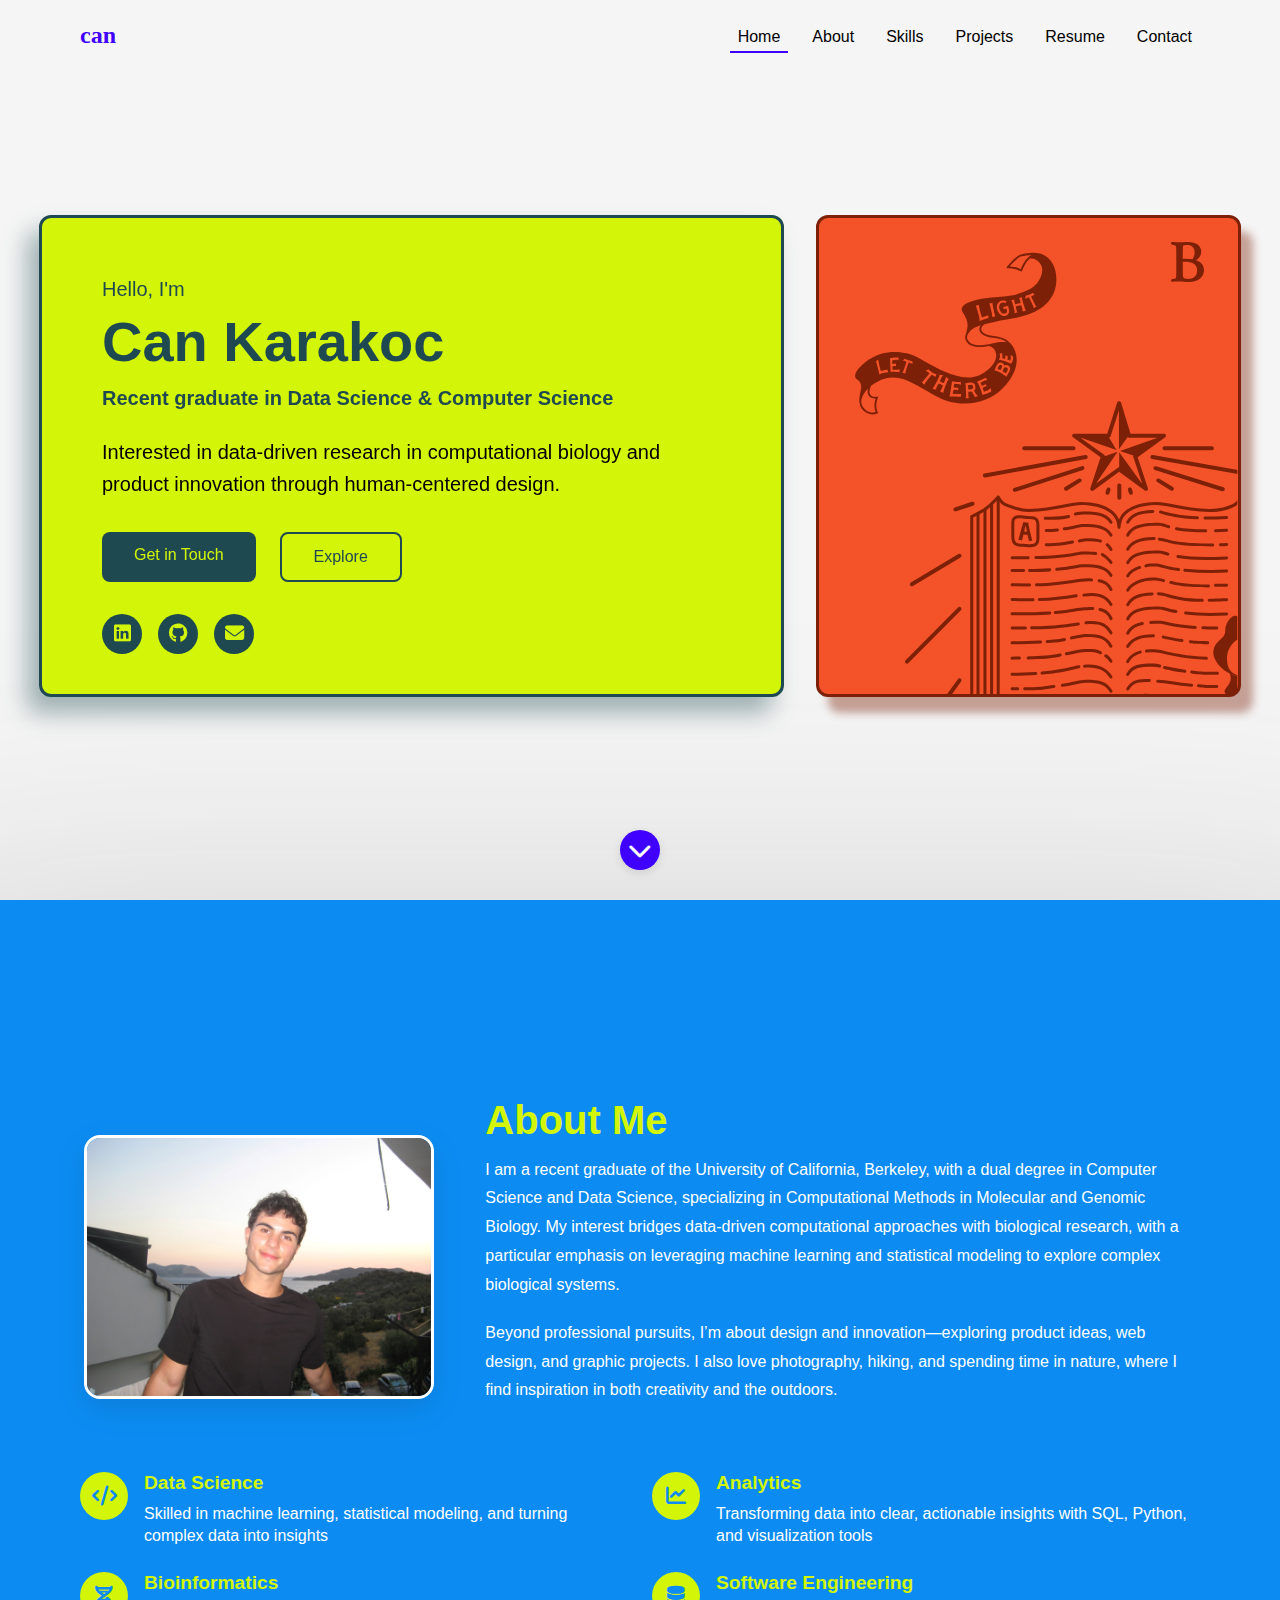
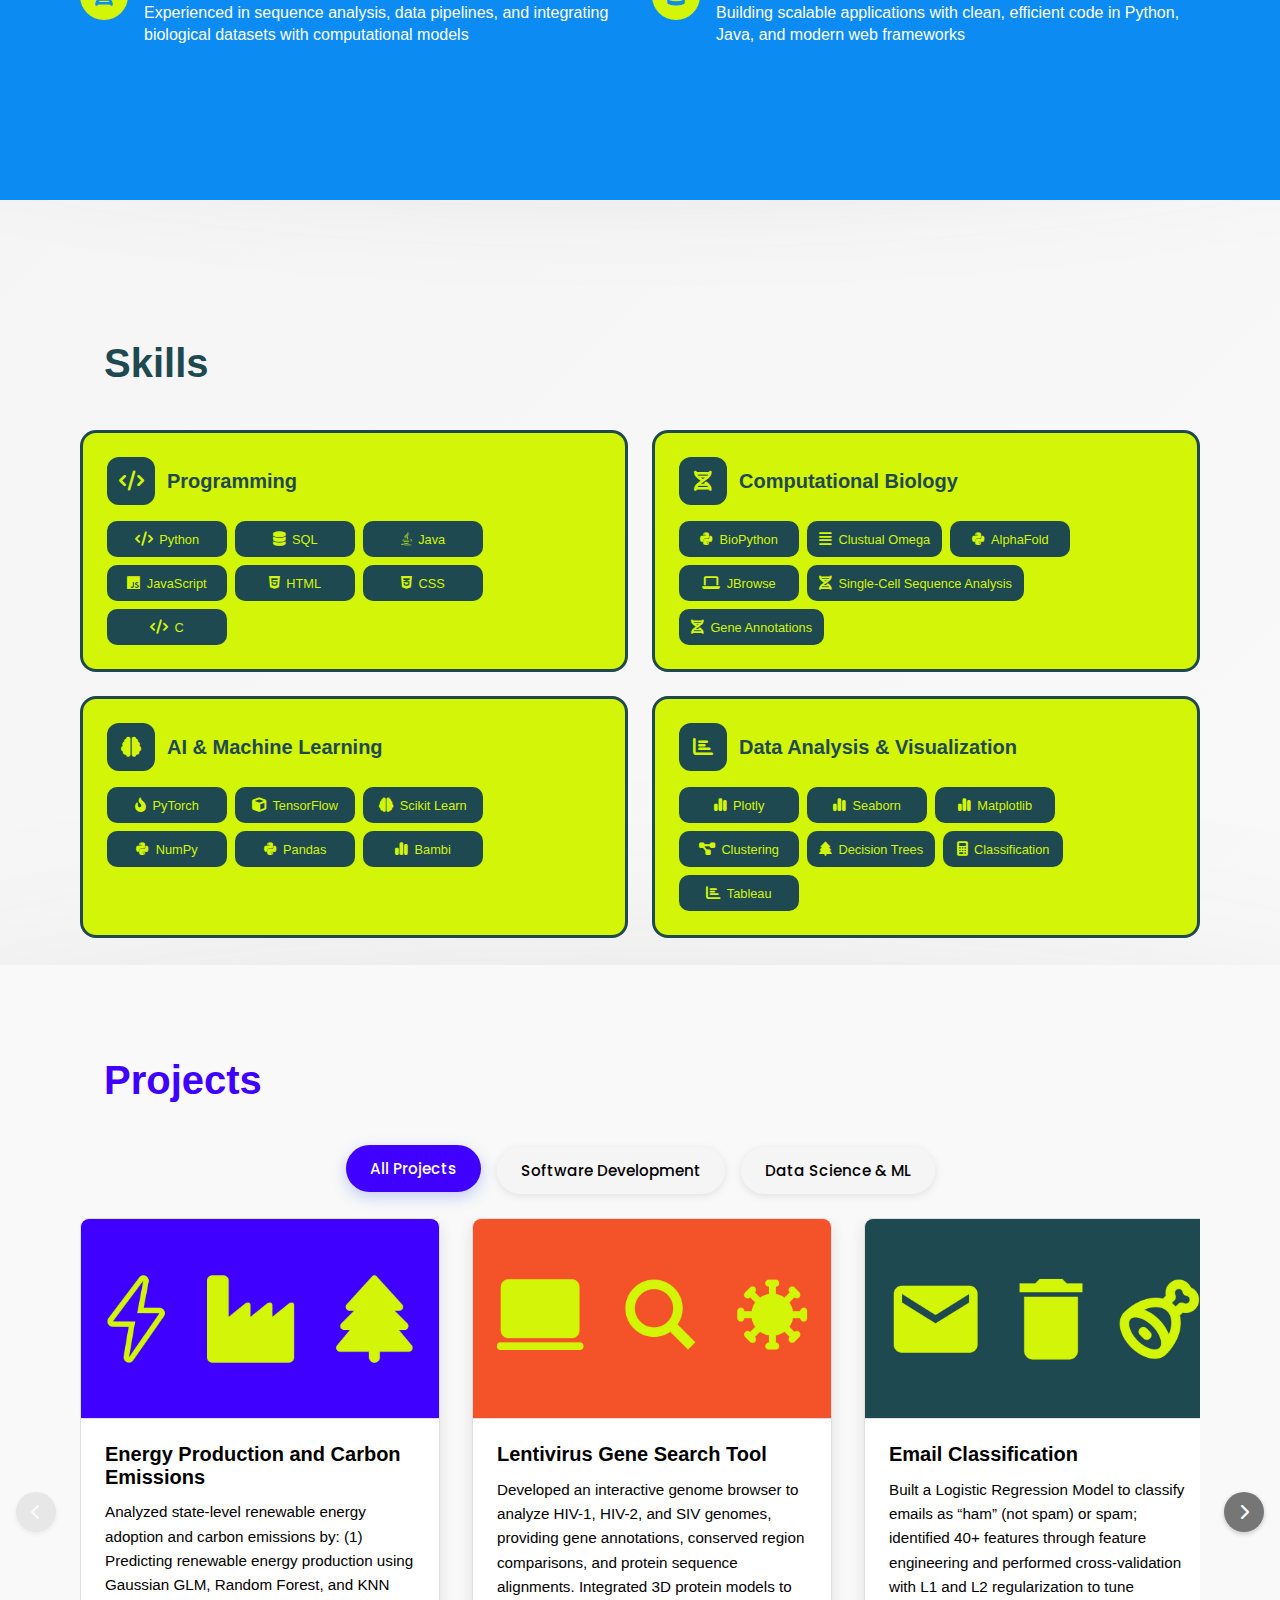
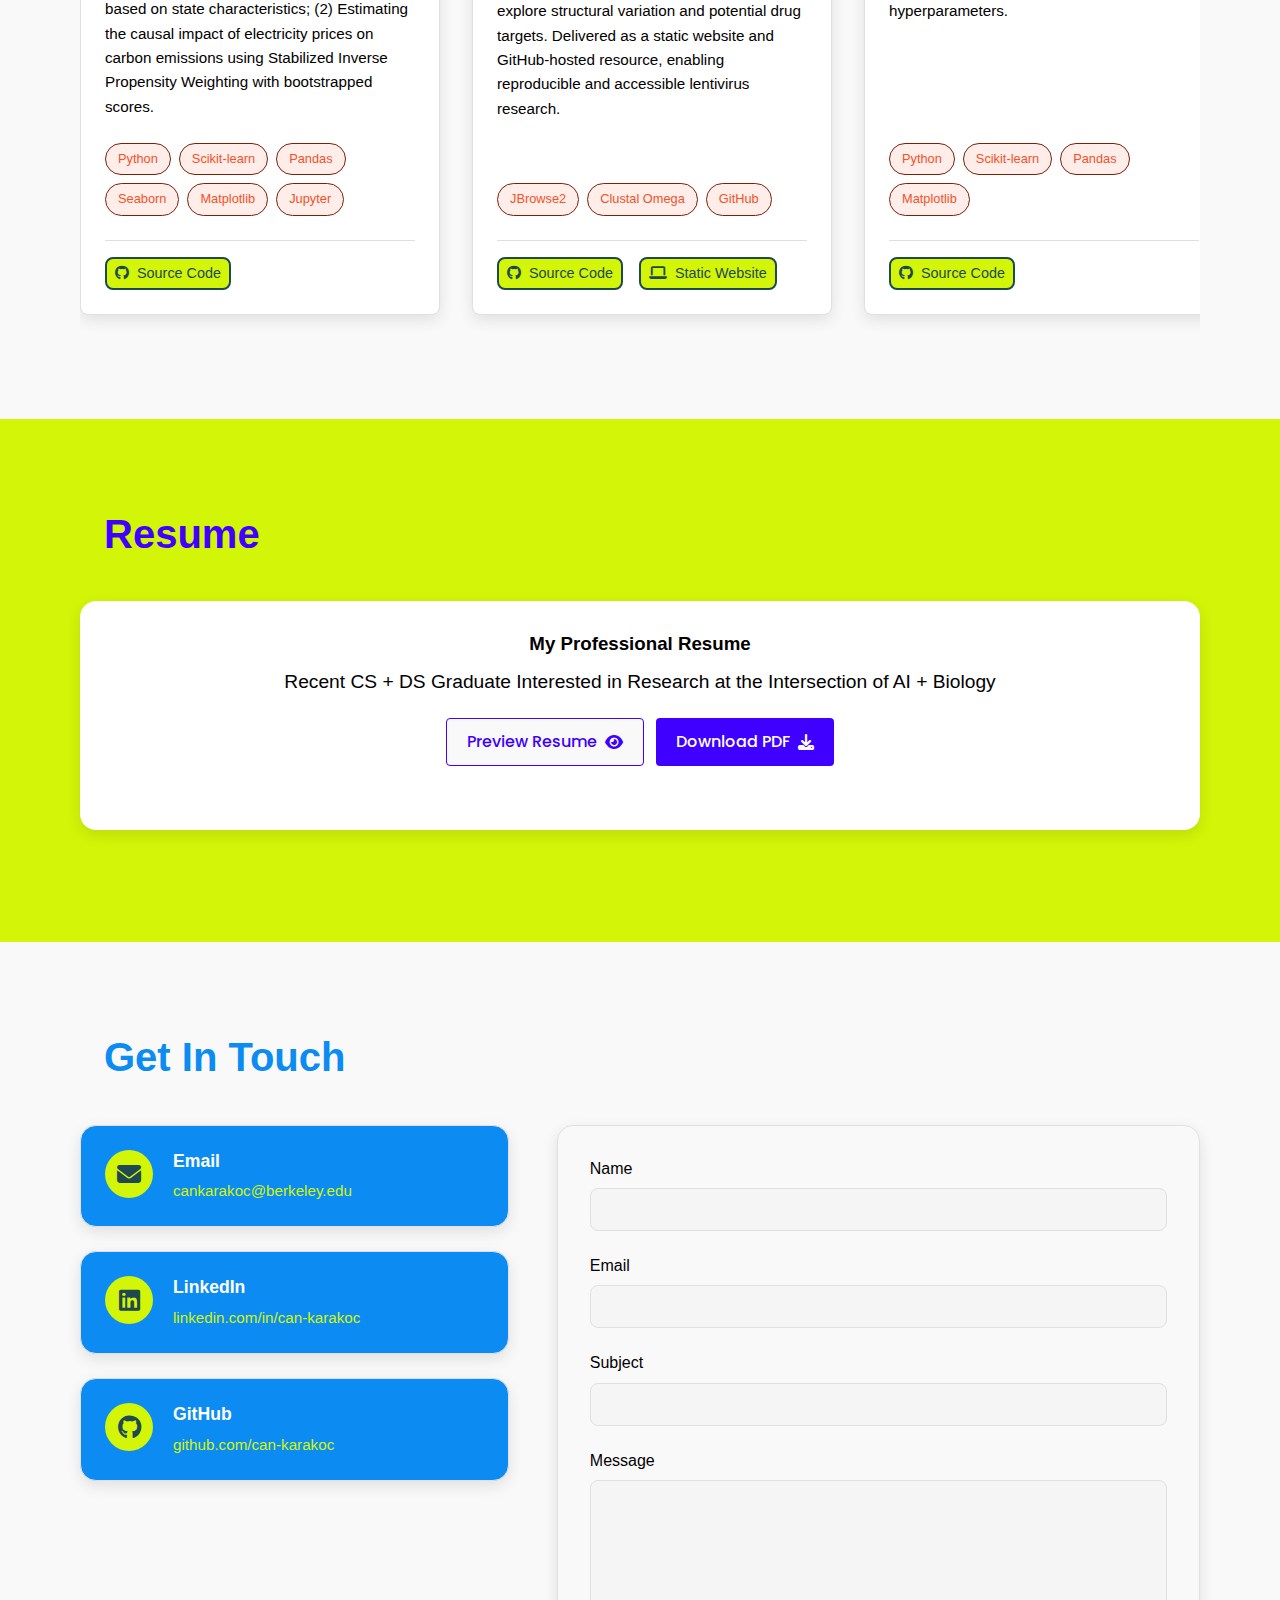
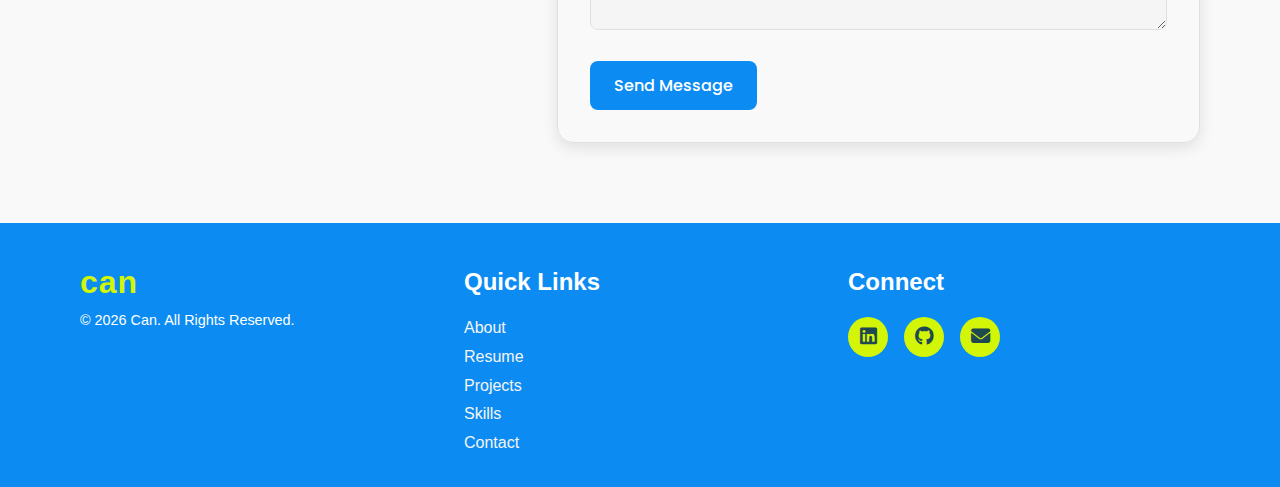
<file: index.html>
<!DOCTYPE html>
<html lang="en">
<head>
  <meta charset="UTF-8">
  <meta name="viewport" content="width=device-width, initial-scale=1.0">

  <title>Can's Portfolio</title>

  <!-- Google Site Verification -->
  <meta name="google-site-verification" content="MhUbOMJAT4CBVItV6pDs3y3pQHBoOwL25Ve1MaF1Kxg" />
  
  <!-- Meta Description for SEO -->
  <meta name="description" content="Explore Aravinth's portfolio featuring software development, data science, and machine learning projects. Discover real-world applications, skills, and achievements in SDE and AI.">

  <!-- Open Graph Tags for Social Sharing -->
  <meta property="og:title" content="Aravinth's Portfolio | SDE & Data Science">
  <meta property="og:description" content="Portfolio showcasing work in software development, data science, and AI.">
  <meta property="og:image" content="https://aravinthvr.github.io/portfolio/assets/images/preview.png"> <!-- Replace with actual preview image -->
  <meta property="og:url" content="https://aravinthvr.github.io/portfolio/">
  <meta property="og:type" content="website">

  <!-- Twitter Card Tags -->
  <meta name="twitter:card" content="summary_large_image">
  <meta name="twitter:title" content="Aravinth's Portfolio | SDE & Data Science">
  <meta name="twitter:description" content="Projects and experience in software engineering, data science, and AI.">
  <meta name="twitter:image" content="https://aravinthvr.github.io/portfolio/assets/preview.png"> <!-- Replace if needed -->

  <!-- Favicon -->
  <link rel="icon" href="assets/favicon.svg" type="image/svg+xml">

  <!-- CSS Files -->
  <link rel="stylesheet" href="css/common.css">
  <link rel="stylesheet" href="css/base.css">
  <link rel="stylesheet" href="css/components/header.css">
  <link rel="stylesheet" href="css/components/hero.css">
  <link rel="stylesheet" href="css/components/about.css">
  <link rel="stylesheet" href="css/components/resume.css">
  <link rel="stylesheet" href="css/components/projects.css">
  <link rel="stylesheet" href="css/components/skills.css">    
  <link rel="stylesheet" href="css/components/contact.css">
  <link rel="stylesheet" href="css/components/footer.css">
  <link rel="stylesheet" href="css/components/custom-icons.css">
  <link rel="stylesheet" href="css/components/modal.css">
  <link rel="stylesheet" href="css/responsive.css">

  <!-- Font Awesome -->
  <link rel="stylesheet" href="https://cdnjs.cloudflare.com/ajax/libs/font-awesome/6.4.0/css/all.min.css">

  <!-- Google Fonts -->
  <link href="https://fonts.googleapis.com/css2?family=Poppins:wght@300;400;500;600;700&family=Roboto:wght@300;400;500;700&display=swap" rel="stylesheet">
</head>
<!-- Google tag (gtag.js) -->
<script async src="https://www.googletagmanager.com/gtag/js?id=G-ZXDCRHZ84K"></script>
<script>
  window.dataLayer = window.dataLayer || [];
  function gtag(){dataLayer.push(arguments);}
  gtag('js', new Date());

  gtag('config', 'G-ZXDCRHZ84K');
</script>

<body class="light-theme">
    <!-- Component placeholders -->
    <div id="header"></div>
    <div id="hero"></div>
    <div id="about"></div>
    <div id="skills"></div>
    <div id="projects"></div>
    <div id="resume"></div>
    <div id="contact"></div>
    <div id="modalContainer"></div>
    <div id="footer"></div>

    <!-- JavaScript -->
    <script src="js/template-engine.js"></script>
    <script src="js/main.js"></script>    
    <script>
        // Wait for DOM content to be loaded
        document.addEventListener('DOMContentLoaded', async () => {
            // Load all components
            await Promise.all([
                templateEngine.insertComponent('#header', 'components/header.html'),
                templateEngine.insertComponent('#hero', 'components/hero.html'),
                templateEngine.insertComponent('#about', 'components/about.html'),
                templateEngine.insertComponent('#skills', 'components/skills.html'),
                templateEngine.insertComponent('#projects', 'components/projects.html'),
                templateEngine.insertComponent('#resume', 'components/resume.html'),
                templateEngine.insertComponent('#contact', 'components/contact.html'),
                templateEngine.insertComponent('#footer', 'components/footer.html'),
                templateEngine.insertComponent('#modalContainer', 'components/modal.html'),
            ]);

            // Initialize the site after components are loaded
            if (window.initSite) {
                window.initSite();
            }
        });
    </script>
</body>
</html>
</file>
<file: css/common.css>
/**
 * COMMON STYLES
 * 
 * This file contains common styles and components that are shared across multiple sections.
 * This helps avoid duplication and ensures consistency across the site.
 * 
 * Organization:
 * - Section headings
 * - Card styles
 * - Tag styles
 * - Animation keyframes
 * - Common utilities
 */

/* Section Heading Styles */
.section-heading {
  display: flex;
  justify-content: start;
  margin-left: 1.5rem;
  margin-top: 1.5rem;
  margin-bottom: var(--spacing-lg);
}

.section-heading h2 {
  font-size: 2.5rem;
  font-family: 'BinomaTrial-Bold', sans-serif;
  position: relative;
  display: inline-block;
  margin-bottom: 0.5rem;
}

.underline {
  height: 4px;
  width: 70px;
  background: var(--primary-color);
  margin: 0.5rem auto;
  border-radius: 4px;
}

/* Common sub-heading style */
.sub-heading {
  font-size: 1.5rem;
  margin-bottom: 1.5rem;
  color: var(--heading-color);
  position: relative;
  padding-left: 1rem;
  border-left: 4px solid var(--primary-color);
}

/* Common card styles */
.card-shadow {
  box-shadow: 0 2px 10px var(--shadow-color);
  transition: transform var(--transition-normal), box-shadow var(--transition-normal);
}

.card-shadow:hover {
  transform: translateY(-5px);
  box-shadow: 0 8px 20px var(--shadow-color);
}

/* Common tag styles */
.tag-container {
  display: flex;
  flex-wrap: wrap;
  gap: 0.5rem;
  margin: 0.5rem 0;
}

.tag {
  padding: 0.25rem 0.6rem;
  border-radius: 100px;
  font-size: 0.75rem;
  font-weight: 500;
  display: inline-flex;
  align-items: center;
  gap: 0.3rem;
}

/* Common animation keyframes */
@keyframes fadeIn {
  from {
    opacity: 0;
  }
  to {
    opacity: 1;
  }
}

@keyframes fadeInUp {
  from {
    opacity: 0;
    transform: translateY(20px);
  }
  to {
    opacity: 1;
    transform: translateY(0);
  }
}

@keyframes slideInFromLeft {
  from {
    transform: translateX(-30px);
    opacity: 0;
  }
  to {
    transform: translateX(0);
    opacity: 1;
  }
}

@keyframes slideInFromRight {
  from {
    transform: translateX(30px);
    opacity: 0;
  }
  to {
    transform: translateX(0);
    opacity: 1;
  }
}

/* Common utilities */
.text-center {
  text-align: center;
}

.text-primary {
  color: var(--primary-color);
}

.text-light {
  color: var(--text-color-light);
}

.mt-1 { margin-top: var(--spacing-xs); }
.mt-2 { margin-top: var(--spacing-sm); }
.mt-3 { margin-top: var(--spacing-md); }
.mt-4 { margin-top: var(--spacing-lg); }
.mt-5 { margin-top: var(--spacing-xl); }

.mb-1 { margin-bottom: var(--spacing-xs); }
.mb-2 { margin-bottom: var(--spacing-sm); }
.mb-3 { margin-bottom: var(--spacing-md); }
.mb-4 { margin-bottom: var(--spacing-lg); }
.mb-5 { margin-bottom: var(--spacing-xl); }

.p-1 { padding: var(--spacing-xs); }
.p-2 { padding: var(--spacing-sm); }
.p-3 { padding: var(--spacing-md); }
.p-4 { padding: var(--spacing-lg); }
.p-5 { padding: var(--spacing-xl); }
</file>
<file: css/components/header.css>
/**
HEADER STYLES
**/

.header {
    top: 0;
    position: fixed;
    width: 100%;
    padding-top: 0.5rem;
    padding-bottom: 0.5rem;
    z-index: 1000;
    background-color: var(--bg-color);
    transition: background-color var(--transition-normal), box-shadow var(--transition-normal);
}

/* Navbar */
.navbar {
    display: flex;
    justify-content: space-between;
    align-items: center;
    padding: 1rem 0;
    font-family: 'BinomaTrial-Bold', sans-serif;
}

/* Logo */
.logo a {
    font-size: 1.5rem;
    font-weight: 700;
    color: var(--dark-blue);
    font-family: "Lexend Deca";
    text-decoration: none;
}

/* Navigation menu */
.nav-menu {
    display: flex;
    list-style: none;
    margin: 0;
    padding: 0;
    align-items: center;
}

.nav-item {
    margin-left: var(--spacing-sm);
    position: relative;
}

.nav-link {
    color: var(--text-color);
    font-weight: 500;
    padding: 0.5rem;
    position: relative;
    text-decoration: none;
}

.nav-link:hover {
    color: var(--dark-blue)
}

.nav-link::after {
    content: "";
    position: absolute;
    width: 0;
    height: 2px;
    bottom: 0;
    left: 0;
    background-color: var(--dark-blue);
    transition: width var(--transition-normal);
}

.nav-link:hover::after,
.nav-link.active::after {
    width: 100%;
}

/* Dropdown menu */
.dropdown {
    position: relative;
}

.dropdown-toggle {
    display: flex;
    align-items: center;
    gap: 0.25rem;
}

.dropdown-toggle .fa-chevron-down {
    font-size: 0.8rem;
    transition: transform var(--transition-fast);
}

.dropdown.active .dropdown-toggle .fa-chevron-down {
    transform: rotate(180deg);
}

/* Desktop dropdown behavior */
@media screen and (min-width: 769px) {
    .dropdown:hover .dropdown-menu {
        opacity: 1;
        visibility: visible;
        transform: translateY(0);
    }
    
    .dropdown:hover .dropdown-toggle .fa-chevron-down {
        transform: rotate(180deg);
    }
}

.dropdown-menu {
    position: absolute;
    top: 100%;
    left: 0;
    min-width: 180px;
    background-color: var(--card-bg);
    border-radius: var(--border-radius-md);
    box-shadow: 0 5px 15px var(--shadow-color);
    padding: 0.5rem 0;
    opacity: 0;
    visibility: hidden;
    transform: translateY(10px);
    transition: all var(--transition-fast);
    z-index: 100;
    list-style: none; /* Remove bullet points */
    margin: 0;
}

.dropdown.active .dropdown-menu {
    opacity: 1;
    visibility: visible;
    transform: translateY(0);
}

.dropdown-item {
    display: block;
    padding: 0.5rem 1rem;
    color: var(--text-color);
    text-decoration: none;
    transition: background-color var(--transition-fast);
}

.dropdown-item:hover {
    background-color: var(--bg-color-alt);
    color: var(--primary-color);
}

/* Mobile menu toggle */
.nav-toggle {
    display: none;
    cursor: pointer;
    background: none;
    border: none;
    padding: 0;
    margin: 0;
    position: relative;
    z-index: 1100;
}

.nav-toggle .bar {
    display: block;
    width: 30px;
    height: 3px;
    margin: 5px 0;
    background-color: var(--text-color);
    transition: transform 0.3s ease-in-out, opacity 0.3s ease-in-out;
    position: relative;
}

/* Creates a proper X with absolute positioning */
@media screen and (max-width: 768px) {
    .nav-toggle {
        display: flex;
        flex-direction: column;
        justify-content: center;
        align-items: center;
        width: 30px;
        height: 30px;
        position: relative;
        margin-right: 1rem;
    }
    
    .nav-toggle .bar {
        position: absolute;
        transition: all 0.3s ease;
        width: 30px;
    }
    
    .nav-toggle .bar:nth-child(1) {
        transform: translateY(-8px);
    }
    
    .nav-toggle .bar:nth-child(3) {
        transform: translateY(8px);
    }
    
    .nav-toggle.active .bar:nth-child(1) {
        transform: rotate(45deg);
    }
    
    .nav-toggle.active .bar:nth-child(2) {
        opacity: 0;
    }
    
    .nav-toggle.active .bar:nth-child(3) {
        transform: rotate(-45deg);
    }
}

/* Theme toggle */
.theme-toggle {
    margin-left: var(--spacing-md);
    display: flex;
    align-items: center;
}

#themeToggle {
    background: none;
    border: none;
    cursor: pointer;
    font-size: 1.5rem;
    color: var(--text-color);
    display: flex;
    align-items: center;
    justify-content: center;
    width: 2.5rem;
    height: 2.5rem;
    border-radius: var(--border-radius-round);
    transition: background-color var(--transition-fast), color var(--transition-fast);
    padding: 0;
    background-color: transparent;
}

#themeToggle:hover {
    background-color: var(--bg-color-alt);
}

/* Theme icon display */
#themeToggle .fa-moon,
#themeToggle .fa-sun {
    font-size: 1.5rem;
    transition: opacity var(--transition-fast);
}

#themeToggle .fa-moon {
    display: block;
    opacity: 1;
}

#themeToggle .fa-sun {
    display: none;
    opacity: 0;
}

body.dark-theme #themeToggle .fa-moon {
    display: none;
    opacity: 0;
}

body.dark-theme #themeToggle .fa-sun {
    display: block;
    opacity: 1;
}

/* Mobile specific styles */
@media screen and (max-width: 768px) {
    .header {
        top: 0;
        width: 100%;
        border-radius: 0;
    }

    .navbar {
        padding: 0.75rem 0;
    }
    
    .logo {
        margin-left: 1rem;
    }
    
    .theme-toggle {
        margin-right: 1rem;
    }
    
    #themeToggle {
        width: 2.25rem;
        height: 2.25rem;
        background-color: var(--bg-color-alt);
    }
    
    #themeToggle .fa-moon,
    #themeToggle .fa-sun {
        font-size: 1.25rem;
    }

    /* Hamburger menu button */
    .nav-toggle {
        display: block;
        width: 26px;
        height: 26px;
        margin-right: 1rem;
        position: relative;
    }
    
    .nav-toggle .bar {
        position: absolute;
        left: 0;
        width: 26px;
        height: 2px;
        background-color: var(--text-color);
        transition: all 0.25s ease-in-out;
    }
    
    /* Set the three bars */
    .nav-toggle .bar:nth-child(1) {
        top: 4px;
    }
    
    .nav-toggle .bar:nth-child(2) {
        top: 6px;
    }
    
    .nav-toggle .bar:nth-child(3) {
        top: 8px;
    }
    
    /* Transform to X when active */
    .nav-toggle.active .bar:nth-child(1) {
        top: 6px;
        transform: rotate(45deg);
    }
    
    .nav-toggle.active .bar:nth-child(2) {
        opacity: 0;
        transform: translateX(-20px);
    }
    
    .nav-toggle.active .bar:nth-child(3) {
        top: 6px;
        transform: rotate(-45deg);
    }

    .nav-menu {
        position: fixed;
        top: 72px;
        left: -120%;
        width: 100%;
        height: calc(100vh - 70px);
        background-color: var(--bg-color);
        flex-direction: column;
        align-items: flex-start;
        padding: 2rem;
        transition: left var(--transition-normal);
        overflow-y: auto;
        margin: 0;
        z-index: 1000;
    }
    
    .nav-menu.active {
        left: 0;
        box-shadow: 0 5px 15px var(--shadow-color);
    }
    
    .nav-item {
        margin: 0.5rem 0;
        width: 100%;
    }
    
    .nav-link {
        width: 100%;
        display: block;
        padding: 0.75rem 0;
    }
    
    /* Mobile dropdown styles */
    .dropdown-toggle {
        display: flex;
        justify-content: space-between;
        width: 100%;
    }
    
    .dropdown-menu {
        position: static;
        width: 100%;
        max-height: 0;
        overflow: hidden;
        opacity: 0;
        visibility: hidden;
        transition: max-height 0.3s ease, opacity 0.3s ease;
        background-color: transparent;
        padding: 0 0 0 1rem;
    }
    
    .dropdown.active .dropdown-menu {
        max-height: 200px; /* adjust if needed */
        opacity: 1;
        visibility: visible;
        border-left: 2px solid var(--primary-color);
        margin: 0.5rem 0;
    }
    .dropdown-menu {
        position: static;
        width: 100%;
        box-shadow: none;
        padding-left: 1rem;
        max-height: 0;
        overflow: hidden;
        opacity: 1;
        visibility: visible;
        transform: none;
        transition: max-height var(--transition-normal);
        background-color: transparent;
        padding: 0 0 0 1rem; /* Adjust padding to align properly */
    }
    
    .dropdown.active .dropdown-menu {
        max-height: 200px;
        border-left: 2px solid var(--primary-color);
        margin-top: 0.5rem;
        margin-bottom: 0.5rem;
    }
    
    .dropdown-item {
        padding: 0.75rem 0.5rem;
    }
}
</file>
<file: css/components/hero.css>
.hero {
    display: flex;
    background-color: var(--bg-color);
    padding-top: 60px;
    padding-bottom: 3rem;
    overflow: hidden;
    position: relative;
    width: 100vw;
    height: 100vh;
    display: flex;
    align-items: center;
    justify-content: center;
}

.hero-inner {
  display: flex;
  align-items: stretch;
  width: 100%;
  gap: 2rem;
  max-width: 1250px;
  margin: 0 auto;
  flex-wrap: wrap;
  padding: 24px;
}

.hero .container {
  flex: 2;
  min-width: 300px;
}

.hero .container {
    position: relative;
    width: fit-content;
    margin: 0 auto;
    padding: 60px 40px 40px 60px;
    z-index: 2;
    background-color: var(--bright-green);
    border-radius: 12px;
    border: 3px solid #1F4951;
    filter: drop-shadow(-12px 16px 12px rgba(31, 73, 81, 0.40));
}

.hero .right-container {
    position: relative;
    width: fit-content;
    flex: 1;
    min-width: 200px;
    margin: 0 auto;
    padding: 60px 40px 40px 60px;
    z-index: 2;
    background-color: var(--bright-orange);
    border-radius: 12px;
    border: 3px solid #7C2007;
    filter: drop-shadow(12px 16px 4px rgba(124, 32, 7, 0.40));
}

.right-container img:nth-child(1) {
    position: absolute;
    width: 80%;
    height: auto;
    bottom: 0%;
    right: 0%;
    color: var(--dark--orange);
}

/* Ribbon on top-left */
.right-container img:nth-child(2) {
    position: absolute;
    width: 60%;
    top: 0%;
    left: 5%;
}

/* Monogram B on top-right */
.right-container img:nth-child(3) {
    position: absolute;
    width: 8%;
    top: 5%;
    right: 8%;
}

/* CONTENT */
.hero-content {
    display: flex;
    align-items: center;
    justify-content: space-between;
    gap: 3rem;
    position: relative;
}

.hero-text {
    flex: 1;
    max-width: 600px;
}

/* Text styling improvements */
.hero-greeting {
    color: var(--dark-green);
    font-family: 'BinomaTrial-Bold', sans-serif;
    font-size: 1.25rem;
    margin-bottom: 0.5rem;
    display: block;
    animation: fadeIn 0.8s ease-out;
}

.hero-name {
    font-size: 3.5rem;
    font-family: 'BinomaTrial-Bold', sans-serif;
    color: var(--dark-green);
    margin-bottom: 0.5rem;
    line-height: 1.2;
    animation: fadeIn 1s ease-out;
}

.hero-title {
    font-size: 1.25rem;
    font-family: 'BinomaTrial-Bold', sans-serif;
    color: var(--dark-green);
    margin-bottom: 1.5rem;
    line-height: 1.4;
    animation: fadeIn 1.2s ease-out;
}

.hero-description {
    margin-bottom: 2rem;
    color: var(--text-color-dark);
    font-size: 1.25rem;
    line-height: 1.6;
    animation: fadeIn 1.4s ease-out;
}

/* BUTTONS */
.hero-cta {
    display: flex;
    gap: 1.5rem;
    animation: fadeIn 1.6s ease-out;
}

.hero-cta .btn {
    padding: 0.75rem 2rem;
    font-weight: 500;
    border-radius: var(--border-radius-md);
    transition: all var(--transition-fast);
    text-decoration: none;
    display: inline-block;
    text-align: center;
}

.hero-cta .btn-primary {
    background-color: var(--dark-green);
    color: var(--bright-green);
    font-family: 'BinomaTrial-Regular', sans-serif;
}

.hero-cta .btn-primary:hover {
    background-color: var(--bright-orange);
    color: var(--text-color-light);
    transform: translateY(-3px);
    box-shadow: 0 5px 15px rgba(31, 73, 81, 0.40);
}

.hero-cta .btn-secondary {
    background-color: transparent;
    font-family: 'BinomaTrial-Regular', sans-serif;
    color: var(--dark-green);
    border: 2px solid var(--dark-green);
}

.hero-cta .btn-secondary:hover {
    background-color: var(--bright-orange);
    color: var(--text-color-light);
    transform: translateY(-3px);
}

/* SOCIAL MEDIA ICONS */
.social-links i {
  color: var(--bright-green);
}

.social-links a {
    background-color: var(--dark-green);
    border: none; 
}

.social-links {
    display: flex;
    gap: 1rem;
    margin-top: 2rem;
    animation: fadeIn 1.8s ease-out;
}

.social-link {
    width: 40px;
    height: 40px;
    border-radius: 50%;
    background-color: var(--dark-green);
    display: flex;
    align-items: center;
    justify-content: center;
    font-size: 1.2rem;
    transition: all var(--transition-fast);
    text-decoration: none;
}

.social-links a:hover {
  background-color: var(--bright-orange);
}

.social-link:hover {
    color: white;
    transform: translateY(-3px);
    box-shadow: 0 5px 15px rgba(31, 73, 81, 0.40);
}

/* Background elements */
.hero-bg-element {
    position: absolute;
    z-index: 0;
    opacity: 0.1;
}

.hero-bg-circle {
    width: 600px;
    height: 600px;
    border-radius: 50%;
    background-color: var(--primary-color);
    position: absolute;
    top: -100px;
    right: -200px;
    z-index: 0;
    opacity: 0.05;
}

/* SCROLL DOWN */
.scroll-down {
    position: absolute;
    bottom: 30px;
    left: 50%;
    transform: translateX(-50%);
    display: flex;
    flex-direction: column;
    align-items: center;
    animation: bounce 2s infinite;
    z-index: 2;
}

.scroll-down a {
    color: var(--text-color-light);
    font-size: 1.5rem;
    transition: all var(--transition-fast);
    display: inline-block;
    width: 40px;
    height: 40px;
    border-radius: 50%;
    background-color: var(--dark-blue);
    display: flex;
    align-items: center;
    justify-content: center;
    box-shadow: 0 3px 10px var(--shadow-color);
}

.scroll-down a:hover {
    color: white;
    background-color: var(--dark-blue);
    transform: translateY(4px);
}

@keyframes bounce {
    0%, 20%, 50%, 80%, 100% {
        transform: translateY(0) translateX(-50%);
    }
    40% {
        transform: translateY(-10px) translateX(-50%);
    }
    60% {
        transform: translateY(-5px) translateX(-50%);
    }
}

@keyframes pulse {
    0% {
        transform: scale(1);
        opacity: 0.1;
    }
    50% {
        transform: scale(1.05);
        opacity: 0.15;
    }
    100% {
        transform: scale(1);
        opacity: 0.1;
    }
}

@keyframes fadeIn {
    from {
        opacity: 0;
        transform: translateY(20px);
    }
    to {
        opacity: 1;
        transform: translateY(0);
    }
}

.hero-background {
    position: absolute;
    width: 1665px;
    height: 314px;
    flex-shrink: 0;
    border-radius: 1665px;
    background: rgba(46, 46, 46, 0.20);
    filter: blur(150px);
    bottom: -22rem;
}

/* RESPONSIVENESS */
@media screen and (min-width: 768px) {
    .hero .container {
        max-width: 1200px;
        min-width: 500px;
    }

    .hero-inner {
        display: flex;
        flex-direction: row;
    }

    .hero .right-container {
        flex: 1;
    }
}

@media screen and (max-width: 1220px) {
    .hero .right-container {
        display: none;
    }

    .hero .container {
        max-width: 800px;
    }
}

@media screen and (max-width: 768px) {
    .hero {
        padding-top: 2rem;
    }
    
    .hero .container {
        max-width: 500px;
        max-height: 550px;
    }

    .hero-content {
        padding: 1rem;
    }

    .hero-inner {
        gap: 1.5rem;
        align-items: center;
    }

    .hero .container {
        width: 100%;
        padding: 40px 20px;
    }

    .hero-cta {
        justify-content: center;
        gap: 1rem;
    }
    
    .scroll-down {
        left: 50%;
    }

    .hero-greeting {
        font-size: 1rem;
    }
    
    .hero-name {
        font-size: 3rem;
    }

    .hero-title, .hero-description {
        font-size: 1.1rem;
    }

    .social-links {
        justify-content: center;
    }
}

@media screen and (max-width: 480px) {
    .hero-cta .btn {
        width: 100%;
        font-size: 1rem;
        padding: 0.6rem 1.5rem;
    }
    
    .hero .container {
        width: 500px;
    }
}
</file>
<file: css/components/about.css>
/**
ABOUT SECTION STYLING
**/

.about {
    background-color: var(--bright-blue);
    padding: var(--spacing-xl) 0;
    position: relative;
    overflow: hidden;
    display: flex;
    align-items: center;
    justify-content: center;
    min-height: 100vh;
    padding-top: 10rem;
    box-sizing: border-box;
}

.about .container {
  margin: 0 auto;
}

.about-content {
    display: grid;
    grid-template-columns: 1fr 2fr;
    gap: 3rem;
    align-items: center;
}

.about-image {
    position: relative;
}

.about-image img {
    width: 100%;
    border: 3px solid #FFF;
    max-width: 350px;
    border-radius: var(--border-radius-lg);
    box-shadow: 0 10px 30px var(--shadow-color);
    transition: all var(--transition-normal);
    display: block;
    margin: 0 auto;
}

.about-image img:hover {
    transform: translateY(-10px);
    box-shadow: 0 15px 30px var(--shadow-color);
}

.about-image::after {
    content: '';
    position: absolute;
    width: 100%;
    height: 100%;
    border: 3px solid var(--primary-color);
    border-radius: var(--border-radius-lg);
    top: 15px;
    left: 15px;
    z-index: -1;
    opacity: 0.2;
}

.about-text h2 {
    font-size: 2.5rem;
    margin-bottom: 1.5rem;
    color: var(--bright-green);
    font-family: "BinomaTrial-Bold", sans-serif;
    position: relative;
    display: inline-block;
}

.about-text p {
    margin-bottom: 1.2rem;
    line-height: 1.8;
    color: var(--text-color-light);
    font-family: 'Inter', sans-serif;
    font-weight: 500;
}

.about-details {
    margin-top: 3rem;
}

.detail-row {
    display: grid;
    grid-template-columns: repeat(2, 1fr);
    gap: 1.5rem;
    margin-bottom: 1.5rem;
}

.detail-item {
    display: flex;
    gap: 1rem;
    align-items: flex-start;
}

.detail-icon {
    display: flex;
    align-items: center;
    justify-content: center;
    width: 3rem;
    height: 3rem;
    background-color: var(--bright-green);
    border-radius: 50%;
    color: var(--bright-blue);
    font-size: 1.25rem;
    flex-shrink: 0;
}

.detail-content h4 {
    font-size: 1.2rem;
    margin-bottom: 0.5rem;
    color: var(--bright-green);
}

.detail-content p {
    font-size: 1rem;
    color: var(--text-color-light);
    margin-bottom: 0;
    font-family: 'Inter', sans-serif;
    font-weight: 500;
}

@media only screen and (max-width: 768px) {
    .about {
        padding-top: 6rem;
    }

    .about-text-title {
        display: flex;
        align-items: center;
        justify-content: center;
    }

    .about-content {
        grid-template-columns: 1fr;
        gap: 2rem;
    }
    
    .about-image {
        order: -1;
    }

    .about-details {
        margin-top: 2rem;
    }
    
    .about-image img {
        max-width: 280px;
    }
    
    .detail-row {
        grid-template-columns: 1fr;
    }
}

@media only screen and (max-width: 480px) {

    .about-text h2 {
        font-size: 1.5rem;
    }
    
    .about-details {
        margin-top: 1.5rem;
    }
    
    .detail-icon {
        width: 2.5rem;
        height: 2.5rem;
        font-size: 1rem;
    }
}
</file>
<file: css/components/resume.css>
/**
RESUME COMPONENT STYLES
**/

.resume {
    background-color: var(--bright-green);
}

.resume .section-heading h2 {
    color: var(--dark-blue);
}

.resume-summary {
    padding: 1.5rem;
    background-color: var(--bg-color-alt);
    border-radius: var(--border-radius-md);
    box-shadow: 0 5px 15px var(--shadow-color);
    margin-bottom: var(--spacing-md);
}

.resume-header {
    display: flex;
    justify-content: space-between;
    align-items: center;
    margin-bottom: var(--spacing-md);
}

.resume-header {
    font-family: 'BinomTrial-Bold', sans-serif;
}

.resume-header-info {
    margin-bottom: 2rem;
    padding-bottom: 1rem;
    border-bottom: 1px solid var(--border-color);
}

.resume-header-info h2 {
    font-family: 'BinomTrial-Bold', sans-serif;
    font-size: 2rem;
    color: var(--primary-color);
    margin-bottom: 0.5rem;
}

.resume-header-info h3 {
    font-family: 'BinomTrial-Bold', sans-serif;
    font-size: 1.3rem;
    margin-bottom: 0.5rem;
    color: var(--text-color);
    font-weight: 500;
}

/* Resume Actions */
.resume-actions {
    display: flex;
    gap: 0.75rem;
}

.btn-preview {
    background-color: var(--bg-color-alt);
    color: var(--dark-blue);
    border: 1px solid var(--primary-color);
    padding: 0.5rem 1rem;
    border-radius: var(--border-radius-sm);
    display: inline-flex;
    align-items: center;
    gap: 0.5rem;
    transition: all var(--transition-fast);
}

.btn-preview:hover {
    background-color: var(--dark-blue);
    color: white;
    transform: translateY(-2px);
}

.btn-download {
    background-color: var(--dark-blue);
    color: white;
    padding: 0.5rem 1rem;
    border-radius: var(--border-radius-sm);
    display: inline-flex;
    align-items: center;
    gap: 0.5rem;
    transition: all var(--transition-fast);
}

.btn-download:hover {
    background-color: var(--bright-green);
    color: var(--dark-blue);
    transform: translateY(-2px);
}

/* Resume Content */
.resume-content {
    font-size: 0.95rem;
    line-height: 1.6;
    color: var(--text-color);
    max-width: 100%;
    overflow-x: hidden;
}

/* Resume Contact Info */
.resume-contact {
    font-size: 0.9rem;
}

.resume-contact a {
    color: var(--primary-color);
    transition: color 0.2s ease;
}

.resume-contact a:hover {
    color: var(--secondary-color);
}

.resume-contact-item {
    display: flex;
    align-items: center;
    gap: 0.5rem;
    margin-bottom: 0.5rem;
}

.resume-contact-item i {
    color: var(--primary-color);
    width: 20px;
    text-align: center;
}

/* Resume Sections */
.resume-section {
    margin-bottom: var(--spacing-lg);
}

.resume-section-title {
    font-size: 1.4rem;
    font-weight: 600;
    margin-bottom: 1rem;
    color: var(--primary-color);
    border-bottom: 1px solid var(--border-color);
    padding-bottom: 0.5rem;
}

/* Resume Timeline */
.timeline {
    position: relative;
    margin-left: 1rem;
}

.timeline:before {
    content: '';
    position: absolute;
    left: 0;
    top: 0;
    height: 100%;
    width: 2px;
    background-color: var(--primary-color);
}

.timeline-item {
    position: relative;
    padding-left: 1.5rem;
    padding-bottom: 1.5rem;
}

.timeline-item:last-child {
    padding-bottom: 0;
}

.timeline-item:before {
    content: '';
    position: absolute;
    left: -6px;
    top: 0;
    width: 12px;
    height: 12px;
    background-color: var(--primary-color);
    border-radius: 50%;
}

.timeline-date {
    font-size: 0.85rem;
    color: var(--text-color-light);
    margin-bottom: 0.25rem;
    display: inline-block;
    background-color: rgba(var(--primary-color-rgb), 0.1);
    padding: 0.2rem 0.5rem;
    border-radius: var(--border-radius-sm);
}

.timeline-title {
    font-size: 1.1rem;
    font-weight: 600;
    margin-bottom: 0.25rem;
    color: var(--text-color);
}

.timeline-subtitle {
    font-size: 0.95rem;
    color: var(--text-color-light);
    margin-bottom: 0.5rem;
    font-weight: 500;
}

.timeline-content {
    font-size: 0.9rem;
    color: var(--text-color);
    margin-top: 0.5rem;
}

/* Resume Simple Version */
.resume-simple {
    background-color: var(--card-bg);
    padding: 2rem;
    border-radius: var(--border-radius-lg);
    box-shadow: 0 5px 15px var(--shadow-color);
    margin-bottom: 2rem;
    text-align: center;
}

.resume-simple .resume-header {
    display: flex;
    flex-direction: column;
    align-items: center;
    justify-content: center;
}

.resume-tagline {
    font-size: 1.2rem;
    font-family: "Inter", sans-serif;
    font-weight: 500;
    color: var(--text-color);
    margin-bottom: 1.5rem;
}

/* Resume Skills */
.resume-skills {
    margin-top: 1.5rem;
}

.resume-skills h3 {
    font-size: 1.2rem;
    margin-bottom: 1rem;
    font-family: 'BinomTrial-Bold', sans-serif;
}

.skills-list {
    display: flex;
    flex-wrap: wrap;
    gap: 0.5rem;
}

.skill-tag {
    background-color: var(--bg-color-alt);
    color: var(--text-color);
    padding: 0.25rem 0.75rem;
    border-radius: 50px;
    font-size: 0.85rem;
}

/* Resume Headlines & Key Points */
.headline, .summary, .key-skills {
    margin-bottom: 1.5rem;
}

.headline h3, .summary h3, .key-skills h3 {
    font-size: 1.1rem;
    margin-bottom: 0.5rem;
    color: var(--primary-color);
    font-family: 'BinomTrial-Bold', sans-serif;
}

.headline p, .summary p {
    font-size: 0.95rem;
    line-height: 1.6;
}

.key-skills ul {
    list-style-type: none;
    display: grid;
    grid-template-columns: repeat(2, 1fr);
    gap: 0.5rem;
}

.key-skills li {
    display: flex;
    align-items: center;
    gap: 0.5rem;
    font-size: 0.9rem;
}

.key-skills li:before {
    content: '✓';
    color: var(--primary-color);
    font-weight: bold;
}

.skills {
  background: linear-gradient(135deg, #fff, #f9f9f9);
  padding: 4rem 2rem;
  border-radius: 12px;
}

.skills h2 {
    font-family: 'BinomTrial-Bold', sans-serif;
  font-size: 2rem;
  font-weight: 700;
  margin-bottom: 2rem;
}

.skills-grid {
  display: grid;
  grid-template-columns: repeat(auto-fit, minmax(320px, 1fr));
  gap: 2rem;
}

.skills-card {
  background: #fff;
  border-radius: 12px;
  padding: 1.5rem;
  box-shadow: 0 2px 6px rgba(0,0,0,0.05);
}

.skills-card h3 {
  font-size: 1.25rem;
  margin-bottom: 1rem;
}

.skill-tags {
  display: flex;
  flex-wrap: wrap;
  gap: 0.5rem;
}

.skill-tag {
  display: inline-flex;
  justify-content: center;
  align-items: center;
  padding: 0.4rem 0.8rem;
  border: 1px solid #ddd;
  border-radius: 8px;
  font-size: 0.9rem;
  font-weight: 500;
  background: #f8f8f8;
  transition: all 0.2s ease;
  min-width: 120px;   /* keeps width uniform */
  min-height: 36px;   /* keeps height uniform */
}

.skill-tag:hover {
  background: #efefef;
  border-color: #bbb;
}
</file>
<file: css/components/projects.css>
/**
PROJECTS COMPONENT
**/

/* Projects Section */
.projects {
    background-color: var(--bg-color-alt);
    position: relative;
}

.projects .section-heading h2 {
    color: var(--dark-blue);
}

/* Project Filters */
.project-filters {
    display: flex;
    justify-content: center;
    flex-wrap: wrap;
    gap: 1rem;
    margin-bottom: 1.5rem;
}

.filter-button {
    background-color: var(--bg-color);
    color: var(--text-color);
    border: none;
    padding: 0.75rem 1.5rem;
    border-radius: 50px;
    cursor: pointer;
    transition: all var(--transition-fast);
    font-family: 'Poppins', sans-serif;
    font-weight: 500;
    font-size: 0.95rem;
    box-shadow: 0 2px 8px var(--shadow-color);
}

.filter-button.active,
.filter-button:hover {
    background-color: var(--primary-color);
    color: white;
    transform: translateY(-2px);
    box-shadow: 0 5px 15px rgba(var(--primary-color-rgb), 0.3);
}

/* Horizontal Scroll Wrapper - now default */
.horizontal-scroll-wrapper {
    position: relative; /* Needed for absolute positioning of arrows if container is inside */
    overflow-x: auto;
    padding-bottom: 1rem; /* Space for scrollbar if not hidden by OS overlay */
    margin-bottom: -1rem; /* Counteract padding-bottom for layout consistency */
    /* Hide Scrollbar */
    -ms-overflow-style: none;  /* IE and Edge */
    scrollbar-width: none;  /* Firefox */
}
.horizontal-scroll-wrapper::-webkit-scrollbar {
    display: none;  /* Chrome, Safari, Opera */
}

/* Scroll Content (was .projects-grid when horizontal) - now default */
.projects .scroll-content { /* Specific to projects section */
    display: flex;
    flex-direction: row;
    flex-wrap: nowrap;
    gap: 0; /* Remove grid gap, manage spacing with project-card margin */
    padding-bottom: 1.5rem; /* Ensure cards don't get cut off by wrapper padding */
}

/* Project Grid (was part of scroll-content, now just for card layout within flex items) */
/* No longer a grid container itself when horizontal scroll is active by default */
.projects-grid {
    /* Styles that were here for grid layout are now on .scroll-content or .project-card */
}

/* Project Card - adjusted for horizontal layout */
.project-card {
    background-color: var(--card-bg);
    border-radius: var(--border-radius-md);
    box-shadow: 0 5px 15px var(--shadow-color);
    transition: all var(--transition-normal);
    display: flex;
    flex-direction: column;
    border: 1px solid var(--border-color);
    flex: 0 0 auto; 
    width: 360px;
    margin-right: 2rem; /* Space between cards */
    margin-bottom: 0; /* Remove grid gap effect */
    cursor: pointer;
}
.project-card:last-child {
    margin-right: 0; /* No margin for the last card */
}


.project-card:hover {
    transform: translateY(-10px);
    box-shadow: 0 15px 30px var(--shadow-color);
}

.project-image {
    position: relative;
    overflow: hidden;
    height: 200px;
    display: flex;
    align-items: center;
    justify-content: center;
    background-color: var(--bg-color-alt);
    border-bottom: 1px solid var(--border-color);
}

.project-image img {
    width: 100%;
    height: 100%;
    object-fit: cover;
    transition: transform var(--transition-normal);
}

.project-card:hover .project-image img {
    transform: scale(1.05);
}

.project-category {
    position: absolute;
    top: 1rem;
    right: 1rem;
    background-color: var(--primary-color);
    color: white;
    padding: 0.25rem 0.75rem;
    border-radius: 50px;
    font-size: 0.8rem;
    font-weight: 500;
}

.project-content {
    padding: 1.5rem;
    display: flex;
    flex-direction: column;
    flex: 1; /* Allow content to grow and push links to bottom */
}

.project-title {
    font-size: 1.25rem;
    margin-bottom: 0.75rem;
    font-weight: 600;
    color: var(--text-color);
}

.project-description {
    color: var(--text-color);
    font-size: 0.95rem;
    margin-bottom: 1.5rem;
    flex-grow: 1;
    line-height: 1.6;
}

/* Project Tech Stack */
.project-tech-stack {
    display: flex;
    flex-wrap: wrap;
    gap: 0.5rem;
    margin-bottom: 1.5rem;
}

.tech-tag {
    background-color: rgb(244,82,40, 0.1);
    color: var(--bright-orange);
    padding: 0.25rem 0.75rem;
    border-radius: 50px;
    font-size: 0.8rem;
    font-weight: 500;
    border: 1px solid var(--dark-orange);
}

/* Project Links */
.project-links {
    display: flex;
    gap: 1rem;
    margin-top: auto; /* Pushes to the bottom */
    border-top: 1px solid var(--border-color);
    padding-top: 1rem;
}

.project-link {
    display: inline-flex;
    align-items: center;
    gap: 0.5rem;
    color: var(--dark-green);
    font-size: 0.9rem;
    font-weight: 500;
    transition: color var(--transition-fast);
    text-decoration: none;
    padding-top: 0.2rem;
    padding-bottom: 0.2rem;
    padding-left: 0.5rem;
    padding-right: 0.5rem;
    border-radius: 8px;
    border: 2px solid var(--dark-green);
    background-color: var(--bright-green);
}

.project-link:hover {
    color: var(--text-color-light);
    background-color: var(--bright-orange);
}

/* Project Note */
.project-note {
    display: inline-flex;
    align-items: center;
    gap: 0.5rem;
    color: var(--text-color-light);
    font-size: 0.9rem;
    font-weight: 500;
    font-style: italic;
}

.project-note i {
    color: var(--primary-color);
}

/* Scroll Arrow Styling */
.scroll-arrow-container {
    display: flex;
    justify-content: space-between; /* Puts one arrow on each side */
    align-items: center;
    position: absolute; /* Position relative to the .projects section */
    top: calc(50% + 20px); /* Adjust this based on card height and filter height */
    left: 0;
    right: 0;
    padding: 0 var(--spacing-sm); /* Add some padding from section edges */
    transform: translateY(-50%);
    z-index: 20; /* Above cards but below header/nav if overlapping */
    pointer-events: none; /* Container doesn't block clicks on cards */
}

.scroll-arrow {
    background-color: rgba(30, 30, 30, 0.6); /* Darker, more visible background */
    color: white;
    border: none;
    border-radius: 50%;
    width: 40px; /* Fixed size */
    height: 40px;
    display: flex;
    align-items: center;
    justify-content: center;
    cursor: pointer;
    transition: background-color 0.3s ease, opacity 0.3s ease;
    box-shadow: 0 2px 5px rgba(0,0,0,0.2);
    pointer-events: all; /* Arrows are clickable */
}

.scroll-arrow:hover {
    background-color: rgba(var(--primary-color-rgb), 0.8); /* Use primary color on hover */
}

.scroll-arrow.disabled {
    opacity: 0.3;
    cursor: default;
    background-color: rgba(50,50,50,0.3); /* More distinct disabled state */
}

.scroll-arrow i {
    font-size: 1rem; /* Adjust icon size */
}

/* Adjustments for arrow positioning on smaller screens */
@media (max-width: 768px) {
    .scroll-arrow-container {
        top: calc(50% + 10px); /* Adjust vertical position */
        padding: 0 var(--spacing-xs);
    }
    .scroll-arrow {
        width: 36px;
        height: 36px;
    }
    .scroll-arrow i {
        font-size: 0.9rem;
    }
    .project-card {
        width: 320px; /* Slightly smaller cards on mobile */
    }
}

@media (max-width: 576px) {
    .project-card {
        width: 290px; /* Even smaller cards */
    }
     .scroll-arrow-container {
        /* Hide arrows on very small screens or adjust position significantly if needed */
        /* display: none; */ 
        /* Or adjust top to be less likely to overlap content */
        top: calc(50% + 50px); 
    }
}

/* Project Modal (local one, ensure it's scoped or removed if not used) */
/* ... existing modal styles ... */
/* Ensure these .modal- styles are specific if this modal is different from the global PDF modal */
/* For example, by prefixing with .projects-section .modal- or similar */

.projects .project-modal { /* Scoping example */
    display: none;
    /* ... other styles ... */
}

.projects .modal-content { /* Scoping example */
    /* ... other styles ... */
}
/* ... etc. for all project-specific modal styles ... */

/* Removing old responsive grid styles as they are now handled by flexbox */
/* @media screen and (max-width: 992px) { ... } */
/* @media screen and (max-width: 768px) { ... } */
/* @media screen and (max-width: 576px) { ... } */
/* The flexbox .project-card width adjustments above handle responsiveness now. */
/* Filters responsiveness is still valid. */

/* Ensure the existing filter responsiveness for small screens is preserved */
@media screen and (max-width: 576px) {
    .project-filters {
        flex-direction: column;
        align-items: center;
        gap: 0.5rem;
    }
    
    .filter-button {
        width: 100%;
        max-width: 280px;
    }
}
</file>
<file: css/components/skills.css>
/**
SKILLS COMPONENT STYLING
 **/

.skills {
    background: linear-gradient(135deg, var(--bg-color) 0%, var(--bg-color-alt) 100%);
    padding: var(--spacing-xl) 0;
    position: relative;
    overflow: hidden;
    height: 85vh;
    width: 100vw;
    display: flex;
    flex-direction: column;
    border-radius: 0;
}

.skills .container {
    padding-top: 3rem;
}

.skills .container,
.skills .skills-content,
.skills .skills-category {
    position: relative;
    z-index: 2;
}

.skills .section-heading h2 {
    font-size: 2.5rem;
    font-family: 'BinomTrial-Bold', sans-serif;
    position: relative;
    display: inline-block;
    margin-bottom: 0.5rem;
    color: var(--dark-green);
}


.skills-content {
    display: grid;
    grid-template-columns: repeat(auto-fit, minmax(380px, 1fr));
    gap: 1.5rem;
}

/* Category Card */
.skills-category {
    background: var(--bright-green);
    border: 3px solid var(--dark-green);
    border-radius: 16px;
    padding: 1.5rem;
    transition: all 0.4s cubic-bezier(0.4, 0, 0.2, 1);
    cursor: pointer;
    min-height: 80px;
}

.skills-category:hover {
    transform: translateY(-5px);
    box-shadow: 0 6px 16px rgba(var(--primary-color-rgb), 0.15);
}

.skills-category:hover .category-icon {
    transform: scale(1.1) rotate(-5deg);
}

/* Category Header */
.category-header {
    display: flex;
    align-items: center;
    gap: 0.75rem;
    margin-bottom: 1rem;
}

.category-icon {
    width: 48px;
    height: 48px;
    border-radius: 12px;
    background: var(--dark-green);
    display: flex;
    align-items: center;
    justify-content: center;
    font-size: 1.25rem;
    color: var(--bright-green);
    flex-shrink: 0;
}

.skills-category h3 {
    font-size: 1.25rem;
    font-family: 'BinomaTrial-Bold', sans-serif;
    font-weight: 600;
    margin: 0;
    color: var(--dark-green);
}

/* Tag Cloud Layout */
.skills-tag-cloud {
    display: flex;
    flex-wrap: wrap;
    gap: 0.5rem;
}

.skill-tag {
    background: var(--dark-green);
    border: none;
    color: var(--bright-green);
    font-size: 0.8rem;
    font-weight: 500;
    padding: 0.5rem 0.75rem;
    border-radius: 10px;
    transition: all 0.3s cubic-bezier(0.4, 0, 0.2, 1);
    display: flex;
    align-items: center;
    gap: 0.4rem;
    line-height: 1.2;
}

/* Hover Animation */
.skill-tag:hover {
    background: var(--bright-orange);
    color: var(--text-color-light);
    transform: translateY(-3px);
    box-shadow: 0 4px 12px rgba(var(--primary-color-rgb), 0.2);
}

/* Icons inside tags */
.skill-tag i {
    font-size: 0.9rem;
    color: var(--bright-green);
}

.skills-background {
    position: absolute;            
    left: 50%;    
    bottom: -30rem;               
    transform: translateX(-50%);
    width: 1665px;
    height: 314px;
    border-radius: 100%;
    background: rgba(46, 46, 46, 0.28);
    filter: blur(150px);
    z-index: 0;
    pointer-events: none; 
}

.skills-background-up {
    position: absolute;    
    top: -30rem;        
    left: 50%;                   
    transform: translateX(-50%);
    width: 1665px;
    height: 314px;
    border-radius: 100%;
    background: rgba(46, 46, 46, 0.28);
    filter: blur(80px);
    z-index: 0;
    pointer-events: none; 
}

/* Responsive Tweaks */
@media (max-width: 768px) {
    .skills .section-heading h2 {
        font-size: 1.75rem;
    }

    .skills-category {
        padding: 1.25rem;
    }

    .category-icon {
        width: 40px;
        height: 40px;
        font-size: 1rem;
    }

    .skills-category h3 {
        font-size: 1.1rem;
    }

    .skill-tag {
        font-size: 0.75rem;
        padding: 0.4rem 0.6rem;
    }
}
</file>
<file: css/components/contact.css>
/**
CONTACT COMPONENT
**/

.contact {
  background-color: var(--bg-color-alt);
  padding: var(--spacing-xl) 0;
  position: relative;
  overflow: hidden;
}

.contact .section-heading {
  color: var(--bright-blue);
}

/* Contact Content */
.contact-content {
  display: grid;
  grid-template-columns: 1fr 1.5fr;
  gap: 3rem;
  align-items: flex-start;
}

/* Contact Info */
.contact-info {
  display: flex;
  flex-direction: column;
  gap: 1.5rem;
}

/* Contact Item */
.contact-item {
  display: flex;
  gap: 1.25rem;
  background-color: var(--bright-blue);
  padding: 1.5rem;
  border-radius: var(--border-radius-lg);
  box-shadow: 0 5px 15px var(--shadow-color);
  transition: all var(--transition-normal);
  border: 1px solid var(--border-color);
  cursor: pointer;
}

.contact-item:hover {
  transform: translateY(-5px);
  box-shadow: 0 15px 30px var(--shadow-color);
}

.contact-icon {
  width: 3rem;
  height: 3rem;
  background-color: var(--bright-green);
  border-radius: 50%;
  display: flex;
  align-items: center;
  justify-content: center;
  color: var(--dark-green);
  font-size: 1.5rem;
  flex-shrink: 0;
  transition: all var(--transition-normal);
}

.contact-item:hover .contact-icon {
  background-color: white;
}

/* Contact Details */
.contact-details h3 {
  font-size: 1.1rem;
  margin-bottom: 0.5rem;
  color: var(--text-color-light);
  font-family: 'BinomTrial', sans-serif;
}

.contact-details p {
  font-size: 0.95rem;
  color: var(--text-color-light);
  margin: 0;
}

.contact-details a {
  color: var(--bright-green);
  transition: color var(--transition-fast);
  text-decoration: none;
}

.contact-details a:hover {
  color: white;
  text-decoration: underline;
}

/* Contact Form */
.contact-form {
  border-radius: var(--border-radius-lg);
  padding: 2rem;
  box-shadow: 0 5px 15px var(--shadow-color);
  border: 1px solid var(--border-color);
}

/* Form Groups */
.form-group {
  margin-bottom: 1.5rem;
}

.form-group label {
  display: block;
  margin-bottom: 0.5rem;
  font-weight: 500;
  color: var(--text-color);
}

.form-group input,
.form-group textarea {
  width: 100%;
  padding: 0.75rem 1rem;
  border: 1px solid var(--border-color);
  border-radius: var(--border-radius-md);
  background-color: var(--bg-color);
  color: var(--text-color);
  font-family: inherit;
  font-size: 0.95rem;
  transition: all var(--transition-fast);
}

.form-group input:focus,
.form-group textarea:focus {
  outline: none;
  border-color: var(--primary-color);
  box-shadow: 0 0 0 3px rgba(var(--primary-color-rgb), 0.1);
}

.form-group textarea {
  resize: vertical;
  min-height: 150px;
}

/* Form Submit Button */
.btn-submit {
  background-color: var(--bright-blue);
  color: white;
  border: none;
  padding: 0.75rem 1.5rem;
  border-radius: var(--border-radius-md);
  font-weight: 500;
  font-size: 1rem;
  cursor: pointer;
  transition: all var(--transition-fast);
  display: inline-flex;
  align-items: center;
  gap: 0.5rem;
}

.btn-submit:hover {
  background-color: var(--dark-blue);
  transform: translateY(-3px);
  box-shadow: 0 5px 15px var(--shadow-color);
}

/* Form Validation */
.form-group input:invalid:not(:placeholder-shown),
.form-group textarea:invalid:not(:placeholder-shown) {
  border-color: #e74c3c;
}

.form-group input:valid:not(:placeholder-shown),
.form-group textarea:valid:not(:placeholder-shown) {
  border-color: var(--success-color);
}

/* Social Links in Contact Section */
.contact-social {
  display: flex;
  gap: 1rem;
  margin-top: 1.5rem;
  justify-content: center;
}

.contact-social-icon {
  width: 45px;
  height: 45px;
  border-radius: 50%;
  background-color: var(--bg-color-alt);
  display: flex;
  align-items: center;
  justify-content: center;
  color: var(--primary-color);
  font-size: 1.3rem;
  transition: all var(--transition-fast);
  text-decoration: none;
}

.contact-social-icon:hover {
  background-color: var(--primary-color);
  color: white;
  transform: translateY(-5px);
}

/* Background elements */
.contact-bg-shape {
  position: absolute;
  width: 400px;
  height: 400px;
  background-color: var(--primary-color);
  opacity: 0.03;
  border-radius: 50%;
  z-index: 0;
}

.shape-left {
  bottom: -200px;
  left: -200px;
}

.shape-right {
  top: -200px;
  right: -200px;
}

/* Responsive styles in responsive.css */
</file>
<file: css/components/footer.css>
/**
FOOTER COMPONENT STYLING
**/

/* Footer Section */
.footer {
  background-color: var(--bright-blue);
  padding: 2rem 0 1rem;
  position: relative;
}

.footer-content {
  display: grid;
  grid-template-columns: 1fr 1fr 1fr;
  margin-top: 1rem;
  margin-bottom: 1rem;
  gap: 2rem;
  align-items: start;
  justify-content: start;
  animation: fadeIn 1.8s ease-out;
}

.footer-col-left {
  gap: 0.5rem;
}

.footer-bottom p {
  font-size: 0.9rem;
  font-family: 'Inter', sans-serif;
  font-weight: 500;
  color: var(--text-color-light);
}

.footer-logo {
  width: fit-content;
  transition: all var(--transition-fast);
  padding: 0;
  margin: 0;
}

.footer-logo h2 {
  font-size: 2rem;
  font-weight: 700;
  text-decoration: none;
  letter-spacing: 1px;
  font-family: "Lexend Deca", sans-serif;
  color: var(--bright-green);
}

.footer-logo:hover {
  transform: scale(1.15);
}

.footer-col-middle, .footer-col-right {
  display: flex;
  flex-direction: column;
  font-family: 'BinomTrial-Bold', sans-serif;
  color: var(--text-color-light);
  gap: 0.5rem;
}

.footer-links {
  display: flex;
  flex-direction: column;
  color: var(--text-color-light);
}

.footer-nav-links {
    display: flex;
    flex-direction: column;
    list-style: none;
    margin: 0;
    padding: 0;
    gap: 0.4rem;
}

.footer-nav-links li {
    list-style: none;
    margin: 0;
    padding: 0;
}

.footer-nav-item {
    margin-left: var(--spacing-sm);
    position: relative;
}

.footer-link {
    font-weight: 500;
    font-family: "Inter", sans-serif;
    position: relative;
    text-decoration: none;
    color: var(--bg-color);
}

.footer-link:hover {
    color: var(--bright-green)
}

.footer-link::after {
    content: "";
    position: absolute;
    width: 0;
    height: 2px;
    bottom: 0;
    left: 0;
    background-color: var(--bright-green);
    transition: width var(--transition-normal);
}

.social-links-footer {
  display: flex;
}

.social-links-footer i {
  color: var(--dark-green);
}

.social-links-footer a {
    background-color: var(--bright-green);
    border: none;
}

.social-links-footer {
    display: flex;
    gap: 1rem;
    padding: 0;
    margin: 0;
}

.social-link-footer {
    width: 40px;
    height: 40px;
    border-radius: 50%;
    display: flex;
    align-items: center;
    justify-content: center;
    font-size: 1.2rem;
    transition: all var(--transition-fast);
    text-decoration: none;
}

.social-links-footer a:hover {
  background-color: var(--text-color-light);
}

.social-link-footer:hover {
    color: white;
    transform: translateY(-3px);
    box-shadow: 0 5px 15px rgba(31, 73, 81, 0.40);
}

/* Scroll to Top Button */
#scrollToTop {
  position: fixed;
  bottom: 2rem;
  right: 2rem;
  width: 45px;
  height: 45px;
  background-color: var(--primary-color);
  color: white;
  border-radius: 50%;
  display: flex;
  justify-content: center;
  align-items: center;
  font-size: 1.2rem;
  cursor: pointer;
  opacity: 0;
  visibility: hidden;
  transition: all var(--transition-fast);
  border: none;
  box-shadow: 0 5px 15px var(--shadow-color);
  z-index: 999;
}

#scrollToTop.visible {
  opacity: 1;
  visibility: visible;
}

#scrollToTop:hover {
  background-color: var(--secondary-color);
  transform: translateY(-5px);
  box-shadow: 0 8px 15px rgba(var(--primary-color-rgb), 0.4);
}

.privacy-notice {
  margin-top: 1rem;
  text-align: center;
  color: var(--text-color);
  font-size: 0.85rem;
}
.privacy-notice a {
  color: var(--primary-color);
  text-decoration: underline;
  margin-left: 0.25em;
}

@media only screen and (max-width: 768px) {
    .footer-content {
      display: flex;
      flex-direction: column;
    }

    .footer-content h2 {
      font-size: 1.5rem;
    }

    .footer-logo h2 {
      font-size: 2rem !important;
    }

    .footer-bottom p {
      font-size: 0.7rem;
    }

    .footer-link {
      font-size: 0.9rem;
    }

}
</file>
<file: css/components/custom-icons.css>
/**
 * CUSTOM ICONS
 * 
 * Custom icon styles for social media and other icons
 */

/* Logo icon styles */

/* Scaler logo icon */
.scaler-icon {
    display: inline-block;
    width: 20px;
    height: 20px;
    background-image: url('../../assets/images/scaler-logo.svg');
    background-size: contain;
    background-position: center;
    background-repeat: no-repeat;
    vertical-align: middle;
    transition: all var(--transition-fast);
}

/* Small Scaler icon for certifications */
.scaler-icon-small {
    display: inline-block;
    width: 15px;
    height: 15px;
    background-image: url('../../assets/images/scaler-logo.svg');
    background-size: contain;
    background-position: center;
    background-repeat: no-repeat;
    vertical-align: middle;
}

/* Coursera styling */
.coursera-badge i {
    font-size: 14px;
    color: var(--primary-color);
    font-weight: bold;
}

/* Adjust Scaler logo in social links */
.social-link .scaler-icon {
    width: 18px;
    height: 18px;
    position: relative;
    top: 0; /* Fine-tune vertical alignment */
}

/* Adjust Scaler logo color on hover */
.social-link:hover .scaler-icon {
    filter: brightness(0) invert(1); /* Makes the SVG white when parent is hovered */
}

/* Footer specific adjustments */
.footer-social .social-link .scaler-icon {
    width: 18px;
    height: 18px;
}

/* Dark theme adjustments */
.dark-theme .social-link .scaler-icon {
    filter: brightness(0.9); /* Slightly adjust brightness for dark theme */
}

/* Certification Badge Styles */
.cert-logo-badge {
    display: inline-flex;
    align-items: center;
    justify-content: center;
    background-color: var(--bg-color-alt);
    border-radius: 12px;
    padding: 2px 8px;
    margin-left: 6px;
    border: 1px solid var(--border-color);
    position: relative;
    top: -1px;
    transition: all var(--transition-fast);
    min-width: 24px;
    min-height: 16px;
}

.hackerrank-badge i {
    font-size: 14px;
    color: var(--primary-color);
}

/* Scaler badge for certifications */
.scaler-badge {
    display: inline-flex;
    align-items: center;
    justify-content: center;
    background-color: var(--bg-color-alt);
    border-radius: 12px;
    padding: 2px 8px;
    margin-left: 6px;
    border: 1px solid var(--border-color);
    position: relative;
    top: -1px;
    transition: all var(--transition-fast);
}

/* Special styling for platform certifications */
.scaler-cert {
    border: 1px solid rgba(var(--primary-color-rgb), 0.15);
    background: linear-gradient(
        to bottom right,
        var(--card-bg),
        var(--card-bg),
        rgba(var(--primary-color-rgb), 0.05)
    );
}

.coursera-cert {
    border: 1px solid rgba(var(--primary-color-rgb), 0.15);
    background: linear-gradient(
        to bottom right,
        var(--card-bg),
        var(--card-bg),
        rgba(var(--primary-color-rgb), 0.05)
    );
}

.hackerrank-cert {
    border: 1px solid rgba(var(--primary-color-rgb), 0.15);
    background: linear-gradient(
        to bottom right,
        var(--card-bg),
        var(--card-bg),
        rgba(var(--primary-color-rgb), 0.05)
    );
}

.cert-card:hover .scaler-badge {
    background-color: var(--primary-color);
    transform: scale(1.05);
}

.cert-card:hover .scaler-badge .scaler-icon-small {
    filter: brightness(0) invert(1);
}

/* Coursera badge hover */
.cert-card:hover .coursera-badge {
    background-color: var(--primary-color);
    transform: scale(1.05);
}

.cert-card:hover .coursera-badge i {
    color: white;
}

/* HackerRank badge hover */
.cert-card:hover .hackerrank-badge {
    background-color: var(--primary-color);
    transform: scale(1.05);
}

.cert-card:hover .hackerrank-badge i {
    color: white;
}

/* Mobile adjustments */
@media (max-width: 768px) {
    .social-link .scaler-icon {
        width: 16px;
        height: 16px;
    }
      .scaler-icon-small {
        width: 12px;
        height: 12px;
    }
    
    .coursera-badge i {
        font-size: 12px;
    }
    
    .hackerrank-badge i {
        font-size: 12px;
    }
    
    .cert-logo-badge {
        padding: 1px 6px;
        min-width: 20px;
        min-height: 14px;
    }
}
</file>
<file: css/components/modal.css>
/**
 * MODAL COMPONENT
 *
 * Styles for the reusable modal
 */

.modal-overlay {
  position: fixed;
  top: 0;
  left: 0;
  width: 100%;
  height: 100%;
  background-color: rgba(0, 0, 0, 0.7); /* Slightly darker overlay */
  display: none; /* Initially hidden */
  justify-content: center;
  align-items: center;
  z-index: 1000; /* On top of other content */
  padding: var(--spacing-sm); /* Basic padding for overlay on small screens */
}

.modal {
  background-color: var(--card-bg);
  border-radius: var(--border-radius-md);
  box-shadow: 0 8px 25px rgba(0, 0, 0, 0.15); /* Enhanced shadow */
  width: 90%; /* Default width, overridden by max-width */
  max-width: 1000px; /* Increased max-width */
  height: 90vh; /* Use height instead of max-height for more control with flex children */
  display: flex;
  flex-direction: column;
  position: relative;
  overflow: hidden; /* Ensures border-radius clips iframe */
}

.modal-header {
  display: flex;
  justify-content: space-between;
  align-items: center;
  border-bottom: 1px solid var(--border-color);
  padding: var(--spacing-sm) var(--spacing-md); /* Adjusted padding */
  flex-shrink: 0; /* Prevent header from shrinking */
}

.modal-title {
  font-size: 1.3rem; /* Adjusted size */
  margin: 0;
  color: var(--text-color);
  font-weight: 600;
  line-height: 1.4;
  flex-grow: 1; /* Add this line */
}

.modal-close-btn {
  background: none;
  border: none;
  font-size: 2rem; /* Adjusted size */
  cursor: pointer;
  color: var(--text-color-light);
  padding: 0 var(--spacing-xs);
  line-height: 1;
  transition: color var(--transition-fast);
  margin-left: 0.5em; /* Add this line */
}

.modal-close-btn:hover {
  color: var(--text-color);
}

.modal-body {
  flex-grow: 1; /* Allows the body to expand and fill space */
  overflow: hidden; /* iframe will handle its own scroll */
  padding: 0; /* Remove padding for edge-to-edge iframe */
  min-height: 0; /* Override previous min-height if not needed with flex-grow */
}

.modal-body iframe {
  width: 100%;
  height: 100%; /* Fills the modal-body */
  border: none;
  display: block; /* Removes potential space underneath */
}

/* Active state for the overlay */
.modal-overlay.active {
  display: flex;
}

/* Style the open button specifically */
.modal-open-btn {
  background: none;
  border: none;
  font-size: 1rem; /* Adjusted size */
  cursor: pointer;
  color: var(--text-color-light);
  padding: 0 var(--spacing-xs);
  line-height: 1;
  transition: color var(--transition-fast);
  margin-left: 0.5em; /* Add this line */
}

.modal-open-btn:hover {
  color: var(--text-color);
}

/* Responsive adjustments */
@media (max-width: 1024px) {
  /* Adjust breakpoint for larger tablets */
  .modal {
    max-width: 90%;
    height: 88vh;
  }
}

@media (max-width: 768px) {
  .modal-overlay {
    padding: var(--spacing-xs); /* Less padding on mobile overlay */
  }
  .modal {
    width: 95%;
    height: 95vh; /* Take more height on mobile */
    padding: 0; /* Remove modal padding, header/body will handle it */
  }

  .modal-header {
    padding: var(--spacing-sm) var(--spacing-sm);
  }

  .modal-title {
    font-size: 1.1rem; /* Smaller title for mobile */
  }

  .modal-close-btn {
    font-size: 1.8rem; /* Smaller close button */
  }
}

@media (max-width: 576px) {
  .modal {
    width: 100%;
    height: 100vh; /* Full height on very small screens */
    border-radius: 0; /* Edge-to-edge */
  }
  .modal-header {
    padding: var(--spacing-sm) var(--spacing-sm);
    border-radius: 0;
  }
  .modal-title {
    font-size: 1rem;
  }
}
</file>
<file: css/responsive.css>
/* Responsive Styles - Organized by Component */

/* -------------------------------------------
   General Responsive Styling
   ------------------------------------------- */
@media only screen and (max-width: 480px) {
    /* General adjustments */
    h1 {
        font-size: 2rem;
    }
    
    h2 {
        font-size: 1.5rem;
    }
    
    h3 {
        font-size: 1.2rem;
    }
    
    .detail-row {
        flex-direction: column;
    }
}

/* -------------------------------------------
   Education Component Responsive Styling
   ------------------------------------------- */
@media only screen and (max-width: 768px) {
    .education-card {
        padding: 1.5rem;
    }
    
    .education-year {
        position: relative;
        display: inline-block;
        top: 0;
        left: 0;
        margin-bottom: 1rem;
    }
    
    .education-degree {
        font-size: 1.1rem;
    }
    
    .education-school {
        font-size: 1rem;
    }
}

@media only screen and (max-width: 480px) {
    .education-highlights {
        gap: 0.5rem;
    }
    
    .education-highlight {
        padding: 0.4rem 0.75rem;
        font-size: 0.8rem;
    }
}

/* -------------------------------------------
   Skills Component Responsive Styling
   ------------------------------------------- */
@media only screen and (max-width: 768px) {
    .skills-content {
        grid-template-columns: 1fr;
    }
    
    .skills-category {
        margin-bottom: 1.5rem;
    }
}

@media only screen and (max-width: 480px) {
    .skills-category {
        padding: 1.5rem;
    }
    
    .skill-tag {
        padding: 0.5rem 0.8rem;
        font-size: 0.8rem;
    }
}

/* -------------------------------------------
   Contact Component Responsive Styling
   ------------------------------------------- */
@media only screen and (max-width: 768px) {
    .contact-content {
        grid-template-columns: 1fr;
        gap: 2rem;
    }
    
    .contact-info {
        order: 2;
    }
}

@media only screen and (max-width: 480px) {
    .contact-item {
        flex-direction: column;
        align-items: flex-start;
        padding: 1.25rem;
    }
    
    .contact-icon {
        margin-bottom: 1rem;
    }
    
    .contact-form {
        padding: 1.5rem;
    }
    
    .form-group {
        margin-bottom: 1rem;
    }
}

/* -------------------------------------------
   Footer Component Responsive Styling
   ------------------------------------------- */
@media only screen and (max-width: 480px) {
    .footer {
        padding: 2rem 0 1rem;
    }
    
    .footer-logo {
        font-size: 1.5rem;
    }
    
    .footer-social {
        gap: 0.75rem;
    }
    
    .social-link {
        width: 35px;
        height: 35px;
        font-size: 1rem;
    }
    
    #scrollToTop {
        bottom: 1.5rem;
        right: 1.5rem;
        width: 40px;
        height: 40px;
    }
}

/* -------------------------------------------
   Projects Component Responsive Styling
   ------------------------------------------- */
@media only screen and (max-width: 480px) {
    .project-filters {
        flex-wrap: wrap;
        gap: 0.5rem;
    }
    
    .projects-grid {
        grid-template-columns: 1fr;
    }
}

/* Improved form styling */
form .form-success {
    background-color: var(--success-color);
    color: white;
    padding: 1rem;
    border-radius: var(--border-radius-sm);
    margin-top: 1rem;
    text-align: center;
}

/* Improved image styling for projects */
.project-image img {
    width: 100%;
    height: 200px;
    object-fit: cover;
    border-top-left-radius: var(--border-radius-md);
    border-top-right-radius: var(--border-radius-md);
}

/* Better link styling for the resume section */
.btn-preview, .btn-download {
    padding: 0.75rem 1.25rem;
}

@media (max-width: 480px) {
    .btn-preview, .btn-download {
        width: 100%;
        margin-bottom: 0.75rem;
        text-align: center;
    }
}

/* Add smooth image transitions */
.project-image img, .profile-image {
    transition: transform var(--transition-normal);
}

.project-card:hover .project-image img {
    transform: scale(1.05);
}

.profile-image:hover {
    transform: scale(1.05);
}
</file>
<file: css/base.css>
/**
Base Styles:
- CSS Variables
- Reset
- Typography
- Base layout
- Dark/light theme variables
**/

:root {
    /* Light Theme Colors */
    --bg-color: #F5F5F5;
    --text-color: #020001;
    --text-color-light: #FFFFFF;

    /* Primary Colors */
    --bright-green: #D2F508;
    --dark-green: #1F4951;
    --bright-orange: #F45228;
    --dark-orange: #7C2007;
    --bright-blue: #0C8CF2;
    --dark-blue: #3F00FF;

    --primary-color: #3F00FF; /* Desaturated Blue */
    --primary-color-rgb: 67, 97, 238; /* RGB for Desaturated Blue */
    --secondary-color: #3f37c9; /* Darker Desaturated Blue */
    --accent-color: #4895ef; /* Lighter Desaturated Blue */
   
    --bg-color-alt: #f9f9f9; /* Light Gray */
    --card-bg: #ffffff; /* White */
    --border-color: #e0e0e0; /* Light Gray */
    --shadow-color: rgba(0, 0, 0, 0.1); /* Soft Shadow */
    --success-color: #4caf50; /* Green */
    
    /* Spacing */
    --spacing-xs: 0.5rem;
    --spacing-sm: 1rem;
    --spacing-md: 2rem;
    --spacing-lg: 3rem;
    --spacing-xl: 5rem;
    
    /* Border Radius */
    --border-radius-sm: 4px;
    --border-radius-md: 8px;
    --border-radius-lg: 16px;
    --border-radius-round: 50%;
    
    /* Transitions */
    --transition-fast: 0.2s ease;
    --transition-normal: 0.3s ease;
    --transition-slow: 0.5s ease;
}

/* ======= Reset ======= */
* {
    margin: 0;
    padding: 0;
    box-sizing: border-box;
}

html {
    scroll-behavior: smooth;
    font-size: 16px;
}

body {
    font-family: 'Inter', sans-serif;
    color: var(--text-color);
    line-height: 140%;
    transition: background-color var(--transition-normal), color var(--transition-normal);
    overflow-x: hidden;
}

/* ======= Typography ======= */
@font-face {
  font-family: 'BinomaTrial-Bold', sans-serif;
  src: url('../fonts/BinomaTrial-Bold.woff2') format('woff2'),
       url('../fonts/BinomaTrial-Bold.woff') format('woff');
  font-style: normal;
}

h1, h2, h3, h4, h5, h6 {
    font-family: 'BinomaTrial-Bold', sans-serif;
    margin-bottom: var(--spacing-sm);
}

a {
    text-decoration: none;
    color: var(--primary-color);
    transition: color var(--transition-fast);
}

a:hover {
    color: var(--secondary-color);
    text-decoration: none;
}

p {
    margin-bottom: var(--spacing-sm);
}

/* ======= Layout ======= */
.container {
    width: 90%;
    max-width: 1200px;
    margin: 0 auto;
    padding: 0 var(--spacing-sm);
}

.section {
    padding: var(--spacing-xl) 0;
}

/* Section Heading Styles */
.section-heading {
    margin-bottom: var(--spacing-lg);
}

.section-title {
    font-size: 2.5rem;
    font-weight: 700;
    margin-bottom: var(--spacing-xs);
    color: var(--text-color);
}

.underline {
    width: 60px;
    height: 4px;
    background-color: var(--primary-color);
    margin: 0 auto;
    margin-top: var(--spacing-xs);
}

/* Hide scrollbar but allow scrolling */
.hide-scrollbar {
    -ms-overflow-style: none; /* IE and Edge */
    scrollbar-width: none; /* Firefox */
}

.hide-scrollbar::-webkit-scrollbar {
    display: none; /* Chrome, Safari, Opera */
}

/* ======= Button Base Styles ======= */
.btn {
    display: inline-flex;
    align-items: center;
    justify-content: center;
    padding: 0.75rem 1.5rem;
    border-radius: var(--border-radius-sm);
    font-weight: 500;
    transition: all var(--transition-fast);
    border: none;
    cursor: pointer;
    font-family: 'Poppins', sans-serif;
    gap: 0.5rem;
}

.btn-primary {
    background-color: var(--primary-color);
    color: white;
}

.btn-primary:hover {
    background-color: var(--secondary-color);
    transform: translateY(-2px);
    box-shadow: 0 4px 8px var(--shadow-color);
}

.btn-outline {
    background-color: transparent;
    color: var(--primary-color);
    border: 1px solid var(--primary-color);
}

.btn-outline:hover {
    background-color: var(--primary-color);
    color: white;
    transform: translateY(-2px);
}

/* ======= Image Styles ======= */
img {
    max-width: 100%;
    height: auto;
}
</file>
